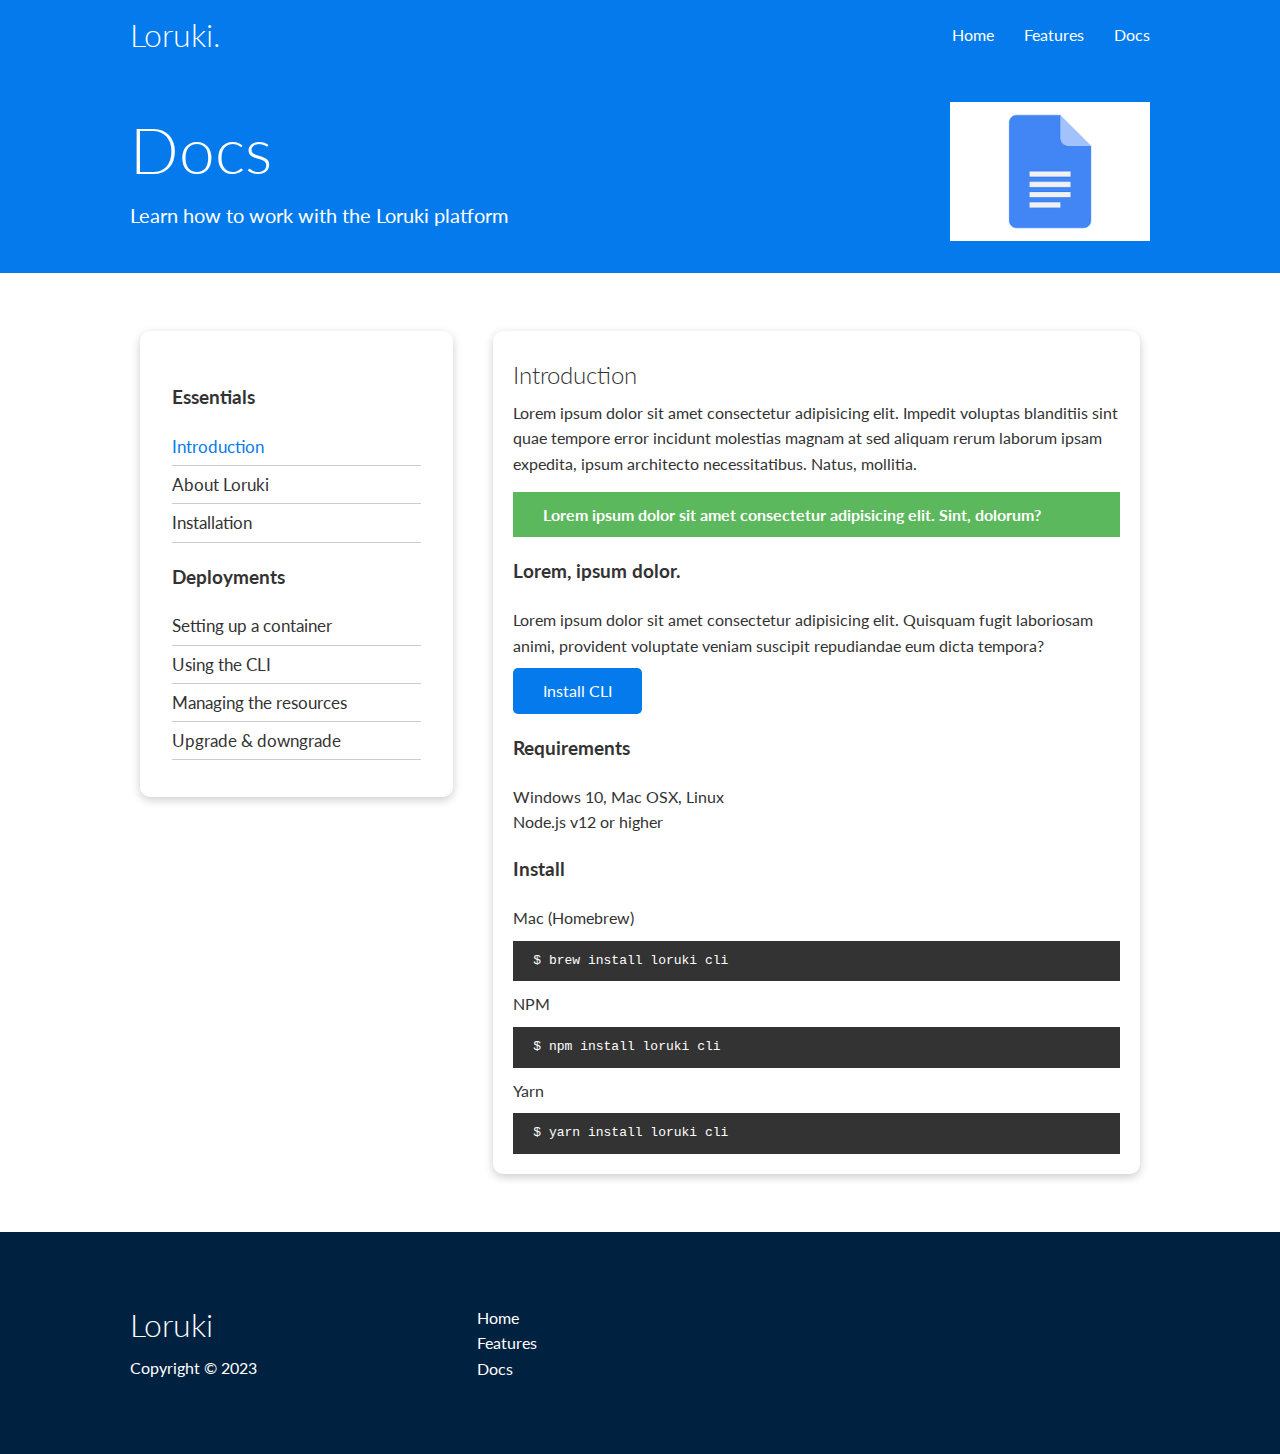
<file: docs.html>
<!DOCTYPE html>
<html lang="en">
  <head>
    <meta charset="UTF-8" />
    <meta name="viewport" content="width=device-width, initial-scale=1.0" />
    <link
      rel="stylesheet"
      href="https://cdnjs.cloudflare.com/ajax/libs/font-awesome/6.4.2/css/all.min.css"
      integrity="sha512-z3gLpd7yknf1YoNbCzqRKc4qyor8gaKU1qmn+CShxbuBusANI9QpRohGBreCFkKxLhei6S9CQXFEbbKuqLg0DA=="
      crossorigin="anonymous"
      referrerpolicy="no-referrer" />
    <link rel="stylesheet" href="styles/utilities.css" />
    <link rel="stylesheet" href="styles/styles.css" />
    <title>Loruki website</title>
  </head>
  <body>
    <!--Navbar-->
    <div class="navbar">
      <div class="container flex">
        <h1 class="logo">Loruki.</h1>
        <nav>
          <ul>
            <li><a href="index.html"></a>Home</li>
            <li><a href="features.html"></a>Features</li>
            <li><a href="docs.html"></a>Docs</li>
          </ul>
        </nav>
      </div>
    </div>

    <!--Head-->
    <section class="docs-head bg-primary py-3">
        <div class="container grid">
            <div>
                <h1 class="xl">Docs</h1>
                <p class="lead">Learn how to work with the Loruki platform</p>
            </div>
            <img src="./images/docs.png" alt="">
        </div>
    </section>

    <!--Docs main-->
    <section class="docs-main my-4">
        <div class="container grid">
            <div class="card  p-3">
                <h3 class="my-2">Essentials</h3>
            <nav>
                <ul>
                    <li><a class="text-primary" href="#">Introduction</a></li>
                    <li><a href="#">About Loruki</a></li>
                    <li><a href="#">Installation</a></li>
                </ul>
            </nav>
               <h3 class="my-2">Deployments</h3>
            <nav>
                <ul>
                    <li><a href="#">Setting up a container</a></li>
                    <li><a href="#">Using the CLI</a></li>
                    <li><a href="#">Managing the resources</a></li>
                    <li><a href="#">Upgrade & downgrade</a></li>
                </ul>
            </nav>
        </div>
        <div class="card">
           <h2>Introduction</h2>
           <p>Lorem ipsum dolor sit amet consectetur adipisicing elit. Impedit voluptas blanditiis sint quae tempore error incidunt molestias magnam at sed aliquam rerum laborum ipsam expedita, ipsum architecto necessitatibus. Natus, mollitia.</p> 
          
           <div class="alert alert-success">
            <i class="fas fa-info"></i>Lorem ipsum dolor sit amet consectetur adipisicing elit. Sint, dolorum?
           </div>

           <h3>Lorem, ipsum dolor.</h3>
           <p>Lorem ipsum dolor sit amet consectetur adipisicing elit. Quisquam fugit laboriosam animi, provident voluptate veniam suscipit repudiandae eum dicta tempora?</p>
           <a href="#" class="btn btn-primary">Install CLI</a>

           <h3>Requirements</h3>
           <ul>
            <li>Windows 10, Mac OSX, Linux</li>
            <li>Node.js v12 or higher</li>
           </ul>

           <h3>Install</h3>
           <p>Mac (Homebrew)</p>
           <pre><code>$ brew install loruki cli</code></pre>
                      <p>NPM</p>
           <pre><code>$ npm install loruki cli</code></pre>

                      <p>Yarn</p>
           <pre><code>$ yarn install loruki cli</code></pre>

        </div>
        </div>
    </section>

    <!--Footer-->
    <footer class="footer bg-dark py-5">
      <div class="container grid grid-3">
        <div>
          <h1>Loruki</h1>
          <p>Copyright &copy; 2023</p>
        </div>
          <nav>
            <ul>
              <li><a href="index.html">Home</a></li>
              <li><a href="features.html">Features</a></li>
              <li><a href="docs.html">Docs</a></li>
            </ul>
          </nav>

          <div class="social flex>
            <a href="#"><i class="fab fa-github fa-2x"></i></a>
            <a href="#"><i class="fab fa-facebook fa-2x"></i></a>
            <a href="#"><i class="fab fa-instagram fa-2x"></i></a>
            <a href="#"><i class="fab fa-twitter fa-2x"></i></a>
          </div>
      </div>
    </footer>
  </body>
</html>
</file>
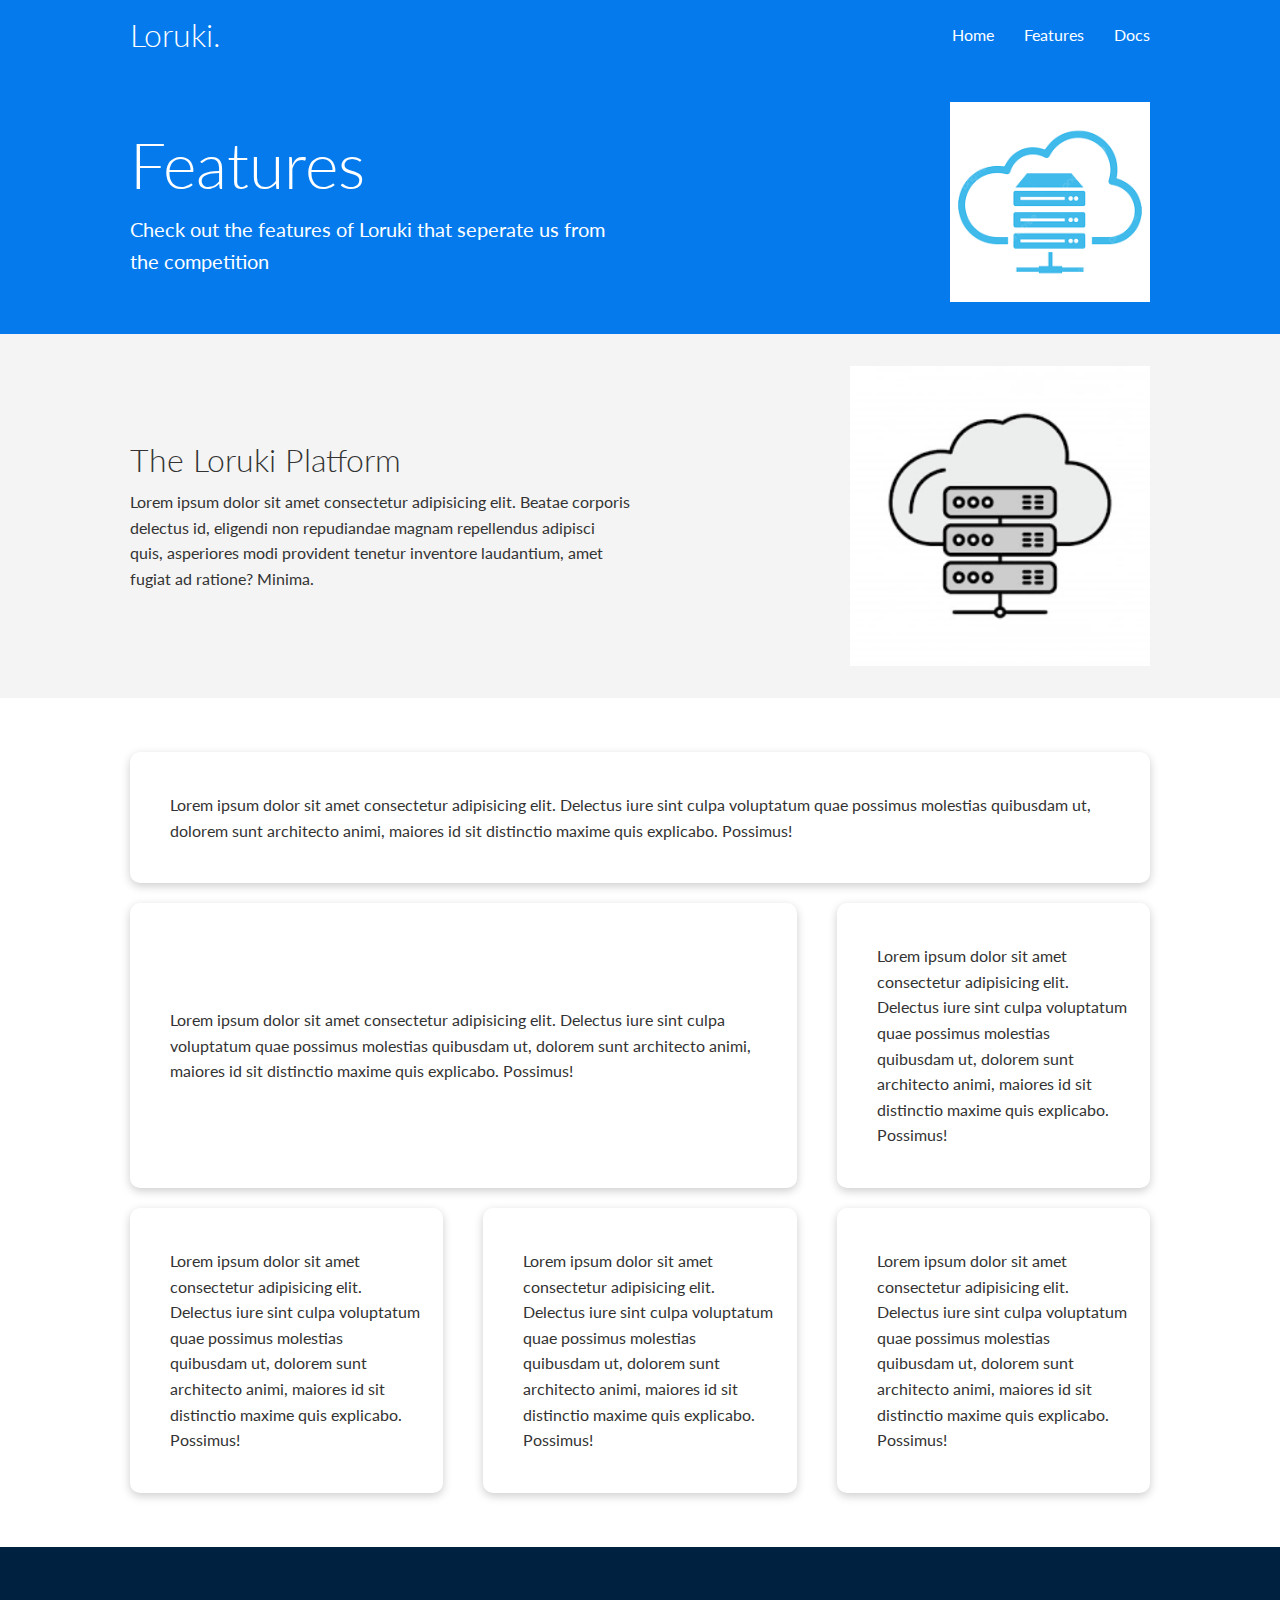
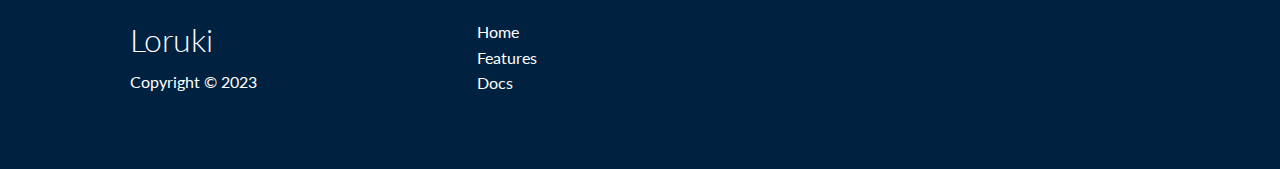
<file: features.html>
<!DOCTYPE html>
<html lang="en">
  <head>
    <meta charset="UTF-8" />
    <meta name="viewport" content="width=device-width, initial-scale=1.0" />
    <link
      rel="stylesheet"
      href="https://cdnjs.cloudflare.com/ajax/libs/font-awesome/6.4.2/css/all.min.css"
      integrity="sha512-z3gLpd7yknf1YoNbCzqRKc4qyor8gaKU1qmn+CShxbuBusANI9QpRohGBreCFkKxLhei6S9CQXFEbbKuqLg0DA=="
      crossorigin="anonymous"
      referrerpolicy="no-referrer" />
    <link rel="stylesheet" href="styles/utilities.css" />
    <link rel="stylesheet" href="styles/styles.css" />
    <title>Loruki website</title>
  </head>
  <body>
    <!--Navbar-->
    <div class="navbar">
      <div class="container flex">
        <h1 class="logo">Loruki.</h1>
        <nav>
          <ul>
            <li><a href="index.html"></a>Home</li>
            <li><a href="features.html"></a>Features</li>
            <li><a href="docs.html"></a>Docs</li>
          </ul>
        </nav>
      </div>
    </div>

    <!--Head-->
    <section class="features-head bg-primary py-3">
        <div class="container grid">
            <div>
                <h1 class="xl">Features</h1>
                <p class="lead">Check out the features of Loruki that seperate us from the competition</p>
            </div>
            <img src="./images/server.png" alt="">
        </div>
    </section>

    <!--Sub-head-->
    <section class="features-sub-head bg-light py-3">
        <div class="container grid">
                       <div>
                <h1 class="md">The Loruki Platform</h1>
                <p>Lorem ipsum dolor sit amet consectetur adipisicing elit. Beatae corporis delectus id, eligendi non repudiandae magnam repellendus adipisci quis, asperiores modi provident tenetur inventore laudantium, amet fugiat ad ratione? Minima.</p>
            </div>
            <img src="./images/server2.png" alt=""> 
        </div>
    </section>

    <section class="features-main my-2">
        <div class="container grid grid-3">
            <div class="card flex">
                <i class="fas fa-server fa-3x"></i>
                    <p>Lorem ipsum dolor sit amet consectetur adipisicing elit. Delectus iure sint culpa voluptatum quae possimus molestias quibusdam ut, dolorem sunt architecto animi, maiores id sit distinctio maxime quis explicabo. Possimus!</p>
            </div>
               <div class="card flex">
                <i class="fas fa-database fa-3x"></i>
                    <p>Lorem ipsum dolor sit amet consectetur adipisicing elit. Delectus iure sint culpa voluptatum quae possimus molestias quibusdam ut, dolorem sunt architecto animi, maiores id sit distinctio maxime quis explicabo. Possimus!</p>
            </div>   <div class="card flex">
                <i class="fas fa-power-off fa-3x"></i>
                    <p>Lorem ipsum dolor sit amet consectetur adipisicing elit. Delectus iure sint culpa voluptatum quae possimus molestias quibusdam ut, dolorem sunt architecto animi, maiores id sit distinctio maxime quis explicabo. Possimus!</p>
            </div>   <div class="card flex">
                <i class="fas fa-upload fa-3x"></i>
                    <p>Lorem ipsum dolor sit amet consectetur adipisicing elit. Delectus iure sint culpa voluptatum quae possimus molestias quibusdam ut, dolorem sunt architecto animi, maiores id sit distinctio maxime quis explicabo. Possimus!</p>
            </div>
               <div class="card flex">
                <i class="fas fa-network-wired fa-3x"></i>
                    <p>Lorem ipsum dolor sit amet consectetur adipisicing elit. Delectus iure sint culpa voluptatum quae possimus molestias quibusdam ut, dolorem sunt architecto animi, maiores id sit distinctio maxime quis explicabo. Possimus!</p>
            </div>
               <div class="card flex">
                <i class="fas fa-laptop fa-3x"></i>
                    <p>Lorem ipsum dolor sit amet consectetur adipisicing elit. Delectus iure sint culpa voluptatum quae possimus molestias quibusdam ut, dolorem sunt architecto animi, maiores id sit distinctio maxime quis explicabo. Possimus!</p>
            </div>
        </div>
    </section>

    <!--Footer-->
    <footer class="footer bg-dark py-5">
      <div class="container grid grid-3">
        <div>
          <h1>Loruki</h1>
          <p>Copyright &copy; 2023</p>
        </div>
          <nav>
            <ul>
              <li><a href="index.html">Home</a></li>
              <li><a href="features.html">Features</a></li>
              <li><a href="docs.html">Docs</a></li>
            </ul>
          </nav>

          <div class="social flex>
            <a href="#"><i class="fab fa-github fa-2x"></i></a>
            <a href="#"><i class="fab fa-facebook fa-2x"></i></a>
            <a href="#"><i class="fab fa-instagram fa-2x"></i></a>
            <a href="#"><i class="fab fa-twitter fa-2x"></i></a>
          </div>
      </div>
    </footer>
  </body>
</html>
</file>
<file: styles/utilities.css>
.container{
    max-width: 1100px;
    margin: 0 auto;
    overflow: auto;
    padding: 0 40px;
}

.card{
    background-color: #fff;
    border-radius: 10px;
    box-shadow: 0 3px 10px rgb(0, 0,0, 0.2);
    margin: 10px;
    padding: 20px;
    color: #333;
}

.btn{
    display: inline-block;
    padding: 10px 30px;
    cursor: pointer;
    background:var(--primary-color) ;
    color: #fff;
    border: none;
    border-radius: 5px;
}

.btn-outline{
    background-color: transparent;
    border: 1px solid #fff;
}

.btn:hover{
    transform: scale(0.98);
}

/*Backgrounds and colored button*/
.bg-primary, .btn-primary{
    background-color: var(--primary-color);
    color: #fff;
}

.bg-secondary, .btn-secondary{
    background-color: var(--secondary-color);
    color: #fff;
}

.bg-dark, .btn-dark{
    background-color: var(--dark-color);
    color: #fff;
}

.bg-light, .btn-light{
    background-color: var(--light-color);
    color: #333;
}

.bg-primary a,
.btn-primary a,
.bg-secondary a,
.btn-secondary a,
.bg-dark a,
.btn-dark a,
.bg-light a,
.btn-light a{
    color: #fff;
}

/*Text colors*/
.text-primary{
    color: var(--primary-color);
}

.text-secondary{
    color: var(--secondary-color);
}

.text-dark{
    color: var(--dark-color);
}

.text-light{
    color: var(--light-color);
}

/*Text sizes*/
.lead{
    font-size: 20px;
}

.sm{
    font-size: 1rem;
}

.md{
    font-size: 2rem;
}

.lg{
    font-size: 3rem;
}
.xl{
    font-size: 4rem;
}

.flex{
    display: flex;
    justify-content: center;
    align-items: center;
    height: 100%;
}

.text-center{
    text-align: center;
}

/*Alert*/
.alert{
    background-color: var(--light-color);
    padding: 10px 20px;
    margin: 15px 0;
    font-weight: bold;
}

.alert i{
    margin-right: 10px;
}

.alert-success{
    background-color: var(--success-color);
    color: #fff;
}

.alert-error{
    background-color: var(--error-color);
    color: #fff;
}

/*Margin*/
.my-1{
    margin: 1rem 0;
}

.my-2{
    margin: 1.5rem 0;
}

.my-3{
    margin: 2rem 0;
}

.my-4{
    margin: 3rem 0;
}

.my-5{
    margin: 4rem 0;
}

.m-1{
    margin: 1rem;
}

.m-2{
    margin: 1.5rem;
}

.m-3{
    margin: 2rem;
}

.m-4{
    margin: 3rem;
}

.m-5{
    margin: 4rem;
}

/*Padding*/
.py-1{
    padding: 1rem 0;
}

.py-2{
    padding: 1.5rem 0;
}

.py-3{
    padding: 2rem 0;
}

.py-4{
    padding: 3rem 0;
}

.py-5{
    padding: 4rem 0;
}

.p-1{
    padding: 1rem;
}

.p-2{
    padding: 1.5rem;
}

.p-3{
    padding: 2rem;
}

.p-4{
    padding: 3rem;
}

.p-5{
    padding: 4rem;
}
</file>
<file: styles/styles.css>
@import url('https://fonts.googleapis.com/css2?family=Lato:wght@300&display=swap');


:root{
    --primary-color:#047aed;
    --secondary-color:#1c3fa8;
    --dark-color:#002240;
    --light-color:#f4f4f4;
    --success-color:#5cb85c;
    --error-color:#d9534f;
}

*{
    box-sizing: border-box;
    padding: 0;
    margin: 0;
}

body{
    font-family: 'Lato', sans-serif;
    color: #333;
    line-height: 1.6;
}

ul{
    list-style: none;
}

a{
    text-decoration: none;
    color: #333;
}

h1,h2{
    font-weight: 300;
    line-height: 1.2;
    margin: 10px 0;
}

p{
    margin: 10px 0;
}

img{
    width: 100%;
}

code, pre{
    background: #333;
    color: #fff;
    padding: 10px;
}

/*Navbar*/
.navbar{
    background-color:var(--primary-color);
    height: 70px;
    color: #fff;
}

.navbar ul{
    display: flex;
}

.navbar a{
    color: #fff;
    padding: 10px;
    margin: 0 5px;
}

.navbar a:hover{
    border-bottom: 2px solid white;
}

.navbar .flex{
    justify-content: space-between;
}

/*Showcase*/
.showcase{
    height: 400px;
    background-color: var(--primary-color);
    color: #fff;
    position: relative;
}

.showcase h1{
    font-size: 40px;
}

.showcase p{
    margin: 20px 0;
}

.showcase .grid{
    grid-template-columns: 55% 45%;
    gap: 30px; 
    overflow: visible;
}

.showcase-form{
    position: relative;
    top: 60px;
    height: 350px;
    width: 400px;
    padding: 40px;
    z-index: 100;
}

.showcase-form .form-control{
    margin: 30px 0;
}

.showcase-form input[type='text'],
.showcase-form input[type='email']{
    border: 0;
    border-bottom: 1px solid #b4becb;
    width: 100%;
    padding:3px ;
    font-size: 16px;
}

.showcase-form input:focus{
    outline: none;
}

.showcase::before, .showcase::after{
    content: '';
    position: absolute;
    height: 100px;
    bottom: -70px;
    right: 0;
    left: 0;
    background-color: #fff;
    transform: skewY(-3deg);
}

/*Stats*/
.stats{
    padding-top: 100px;
}

.stats-heading{
    max-width: 500px;
    margin: auto;
}

.stats .grid h3{
    font-size: 35px;
}

.stats .grid p{
    font-size: 20px;
    font-weight: bold;
}

.grid{
    display: grid;
    grid-template-columns: repeat(2, 1fr);
    gap: 20px;
    justify-content: center;
    align-items: center;
    height: 100%;
}

.grid-3{
    grid-template-columns: repeat(3, 1fr);
}

/*CLI*/
.cli .grid{
    grid-template-columns: repeat(3, 1fr);
    grid-template-rows: repeat(2, 1fr);
}

.cli .grid >*:first-child{
    grid-column: 1 / span 2;
    grid-row: 1 / span 2;
}

/*Cloud*/
.cloud .grid{
    grid-template-columns: 4fr 3fr;
}

/*Languages*/
.languages .flex{
    flex-wrap: wrap;
}

.languages .card{
    text-align: center;
    margin: 18px 10px 40px;
    transition: transform 0.2s ease-in;
}

.languages .card h4{
    font-size: 20px;
    margin-bottom: 10px;
}

.languages .card:hover{
    transform: translateY(-15px);
}


/*Features*/
.features-head img, .docs-head img{
    width: 200px;
    justify-self: flex-end;
}

.features-sub-head img {
    width: 300px;
    justify-self: flex-end;
}

.features-main .card > i{
    margin-right: 20px;
}

.features-main .grid{
    padding: 30px;
}

.features-main  .grid > *:first-child{
    grid-column: 1/ span 3;
}

.features-main .grid > *:nth-child(2){
    grid-column: 1/ span 2;
}

/*Docs*/
.docs-main h3{
    margin: 20px 0;
}

.docs-main .grid {
    grid-template-columns: 1fr 2fr;
    align-items: flex-start;
} 

.docs-main nav li{
    font-size: 17px;
    padding-bottom: 5px;
    margin-bottom: 5px;
    border-bottom: 1px #ccc solid;
}

.docs-main a:hover{
    font-weight: bold;
}
/*Footer*/
.footer .social a{
    margin: 0 10px;
}

/*Tablets and under*/
@media(max-width: 768px) {
     .grid,
     .showcase .grid,
     .stats .grid,
     .cli .grid,
     .cloud .grid,
     .features-main .grid,
     .docs-main .grid{
        grid-template-columns: 1fr;
        grid-template-rows: 1fr;
     }

     .showcase{
        height: auto;
     }

     .showcase-text{
        text-align: center;
        margin-top: 40px;
     }

     .showcase-form{
        justify-self: center;
        margin: auto;
     }

     .cli .grid > *:first-child{
        grid-column: 1;
        grid-row: 1;
     }

     .features-head,
     .features-sub-head,
     .docs-head{
        text-align: center;
     }

      .features-head img,
     .features-sub-head img,
     .docs-head img{
        justify-self: center;
     }

     .features-main .grid > *:first-child,
     .features-main .grid > *:nth-child(2){
        grid-column: 1;
     }
}

/*Mobile*/
@media(max-width: 500px) {
    .navbar{
        height: 110px;
    }

    .navbar .flex{
        flex-direction: column;
    }

    .navbar ul{
        padding: 10px;
        background-color: rgba(0, 0, 0, 0.1);
    }
}
</file>
